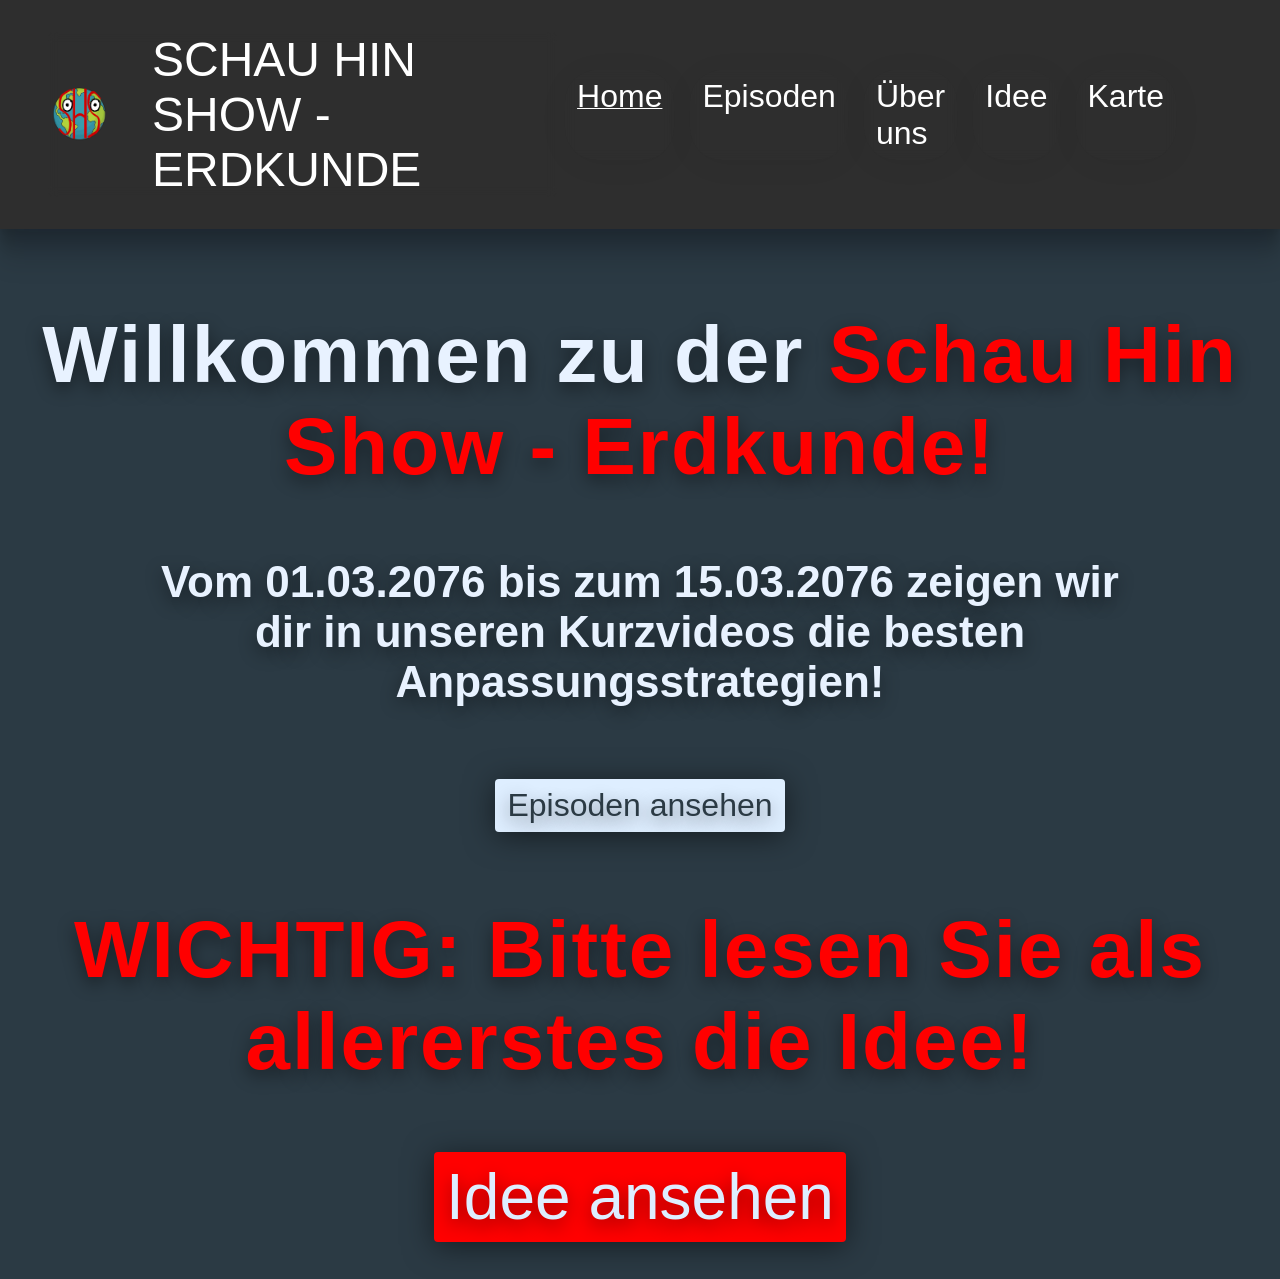
<file: index.html>
﻿<!DOCTYPE html>
<html lang="de">

<head>
    <meta charset="UTF-8">
    <meta name="viewport" content="width=device-width, initial-scale=1.0">
    <link rel="icon" href="assets/logo.png">
    <title>Schau Hin Show - Erdkunde</title>
    <link href="style.css" rel="stylesheet">
</head>

<body>
    <a class="menü-link-logo" href="index.html">
        <div class="header">
            <h1 class="menü-headline">
                <img class="logo" src="assets/logo.png" alt="Logo">
                SCHAU HIN SHOW - ERDKUNDE
            </h1>
    </a>

    <nav class="menü">
        <a class="menü-link" href="index.html"
            style="text-decoration: underline; text-decoration-thickness: 1px;">Home</a>
        <a class="menü-link" href="episoden.html">Episoden</a>
        <a class="menü-link" href="about.html">Über uns</a>
        <a class="menü-link" href="idea.html">Idee</a>
        <a class="menü-link" href="karte.html">Karte</a>
    </nav>
    </div>

    <div class="headline">
        <p class="headline-1">Willkommen zu der <span class="headline-1" style="color: red;">Schau Hin Show -
                Erdkunde!</span></p>
        <p class="headline-2">Vom 01.03.2076 bis zum 15.03.2076 zeigen wir dir in unseren Kurzvideos die besten
            Anpassungsstrategien!</p>
        <a class="episoden-link" href="episoden.html">Episoden ansehen</a>
        <p class="headline-1" style="color: red;">WICHTIG: Bitte lesen Sie als allererstes die Idee!</p>
        <a class="idea-link" href="idea.html">Idee ansehen</a>
    </div>

<br>
</body>

</html>
</file>
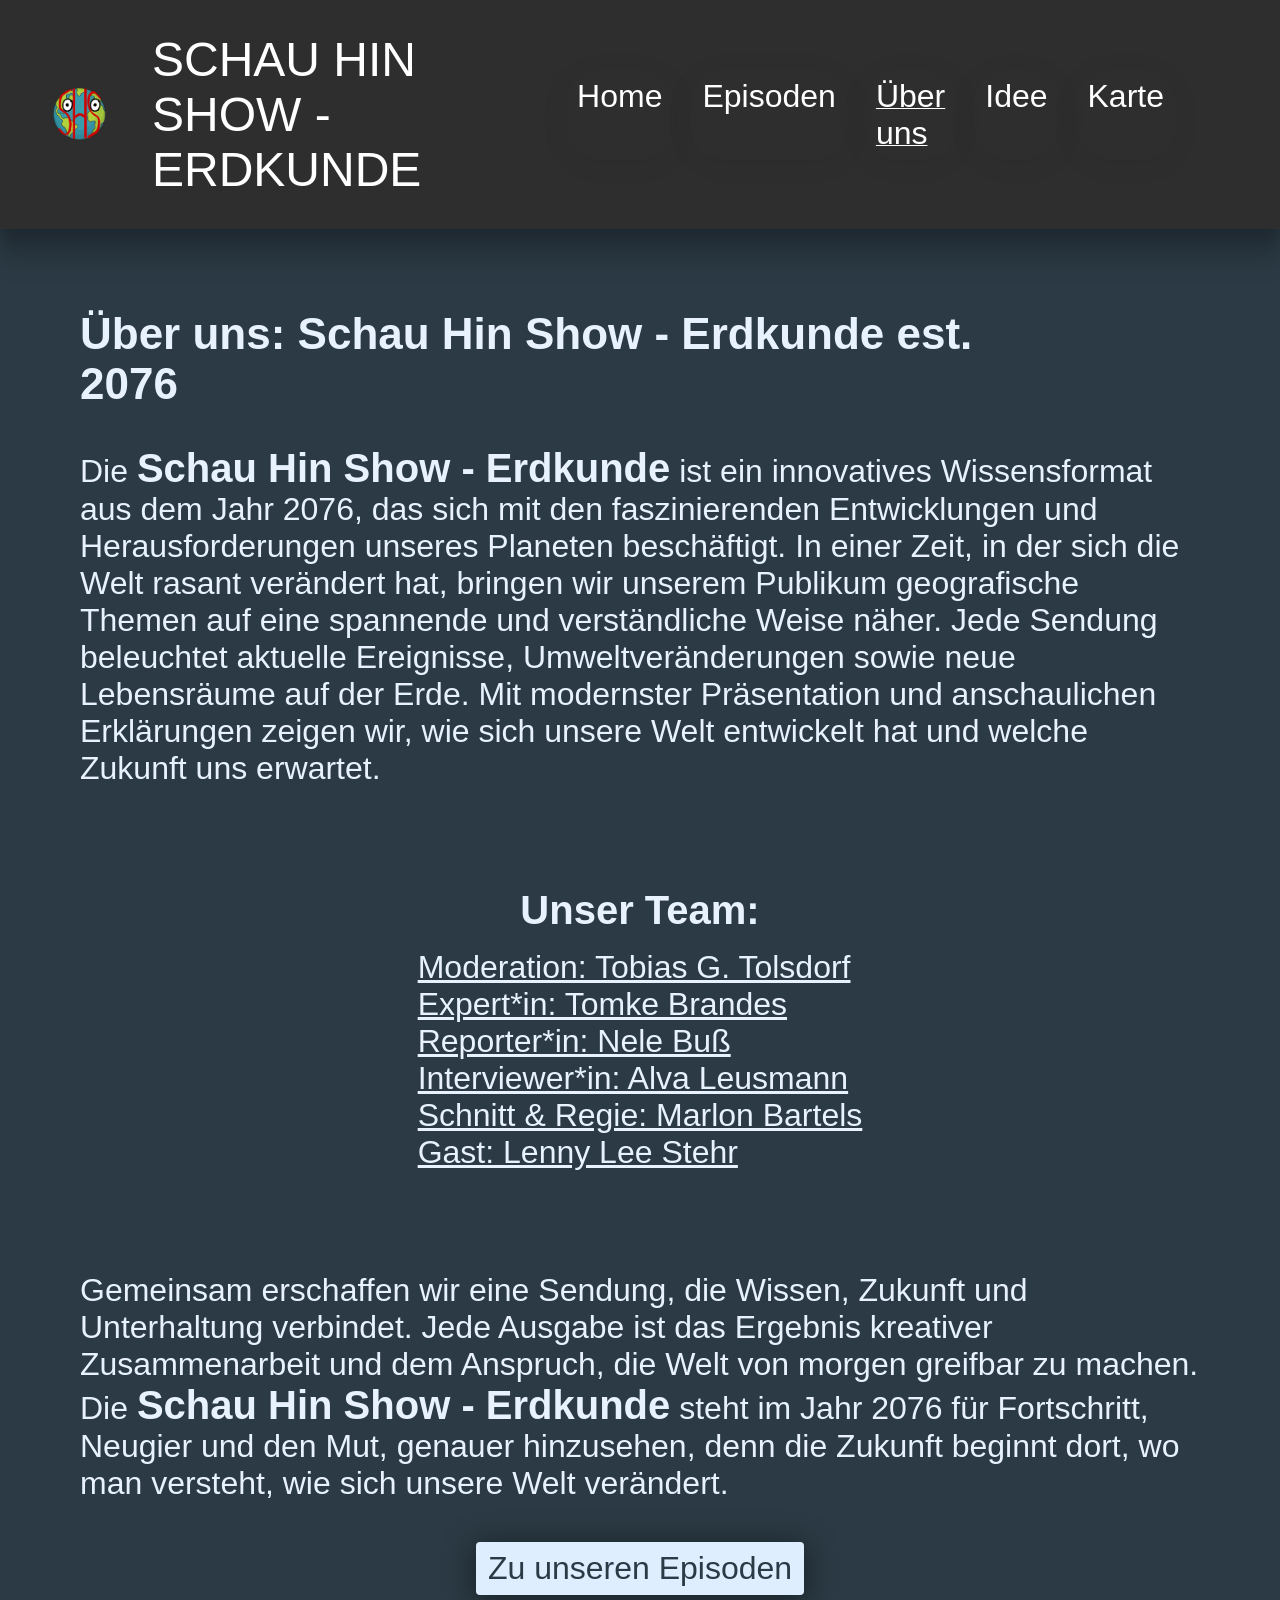
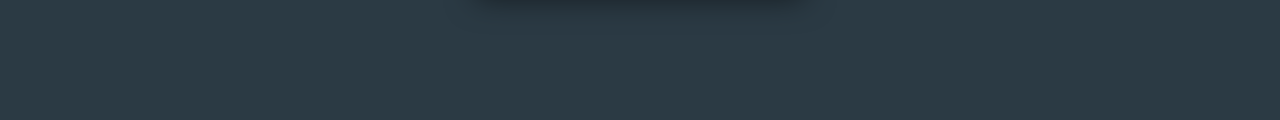
<file: about.html>
﻿<!DOCTYPE html>
<html lang="de">

<head>
    <meta charset="UTF-8">
    <meta name="viewport" content="width=device-width, initial-scale=1.0">
    <link rel="icon" href="assets/logo.png">
    <title>SHS - Über uns</title>
    <link href="style.css" rel="stylesheet">
</head>

<body>
    <a class="menü-link-logo" href="index.html">
        <div class="header">
            <h1 class="menü-headline">
                <img class="logo" src="assets/logo.png" alt="Logo">
                SCHAU HIN SHOW - ERDKUNDE
            </h1>
    </a>

    <nav class="menü">
        <a class="menü-link" href="index.html">Home</a>
        <a class="menü-link" href="episoden.html">Episoden</a>
        <a class="menü-link" href="about.html" 
        style="text-decoration: underline; text-decoration-thickness: 1px;"> Über uns</a>
        <a class="menü-link" href="idea.html">Idee</a>
        <a class="menü-link" href="karte.html">Karte</a>
    </nav>
    </div>

    <div class=about-text>
        <p class="headline-2">Über uns: Schau Hin Show - Erdkunde est. 2076</p> <br>

        Die <span class="strong2">Schau Hin Show - Erdkunde</span> ist ein innovatives Wissensformat aus dem Jahr 2076,
        das sich mit den
        faszinierenden
        Entwicklungen und Herausforderungen unseres Planeten beschäftigt. In einer Zeit, in der sich die Welt rasant
        verändert hat, bringen wir unserem Publikum geografische Themen auf eine spannende und verständliche Weise
        näher.

        Jede Sendung beleuchtet aktuelle Ereignisse, Umweltveränderungen sowie neue Lebensräume auf der Erde. Mit
        modernster Präsentation und anschaulichen Erklärungen zeigen wir, wie sich unsere Welt entwickelt hat
        und welche Zukunft uns erwartet.
        <br> <br>

        <div class="team-container">
            <h1 class="strong2">Unser Team:</h1>

            <h1 class="team">
                Moderation: Tobias G. Tolsdorf <br>
                Expert*in: Tomke Brandes <br>
                Reporter*in: Nele Buß <br>
                Interviewer*in: Alva Leusmann <br>
                Schnitt & Regie: Marlon Bartels <br>
                Gast: Lenny Lee Stehr <br> <br>
            </h1>
        </div>

        Gemeinsam erschaffen wir eine Sendung, die Wissen, Zukunft und Unterhaltung verbindet. Jede Ausgabe ist das
        Ergebnis
        kreativer Zusammenarbeit und dem Anspruch, die Welt von morgen greifbar zu machen.

        Die <span class="strong2">Schau Hin Show - Erdkunde</span> steht im Jahr 2076 für Fortschritt, Neugier und
        den
        Mut, genauer hinzusehen, denn die Zukunft beginnt dort, wo man versteht, wie sich unsere Welt verändert. <br>
        <div class="link-container">
            <a class="episoden-link" href="episoden.html">Zu unseren Episoden</a>
        </div>
    </div>
<br>

</body>

</html>
</file>
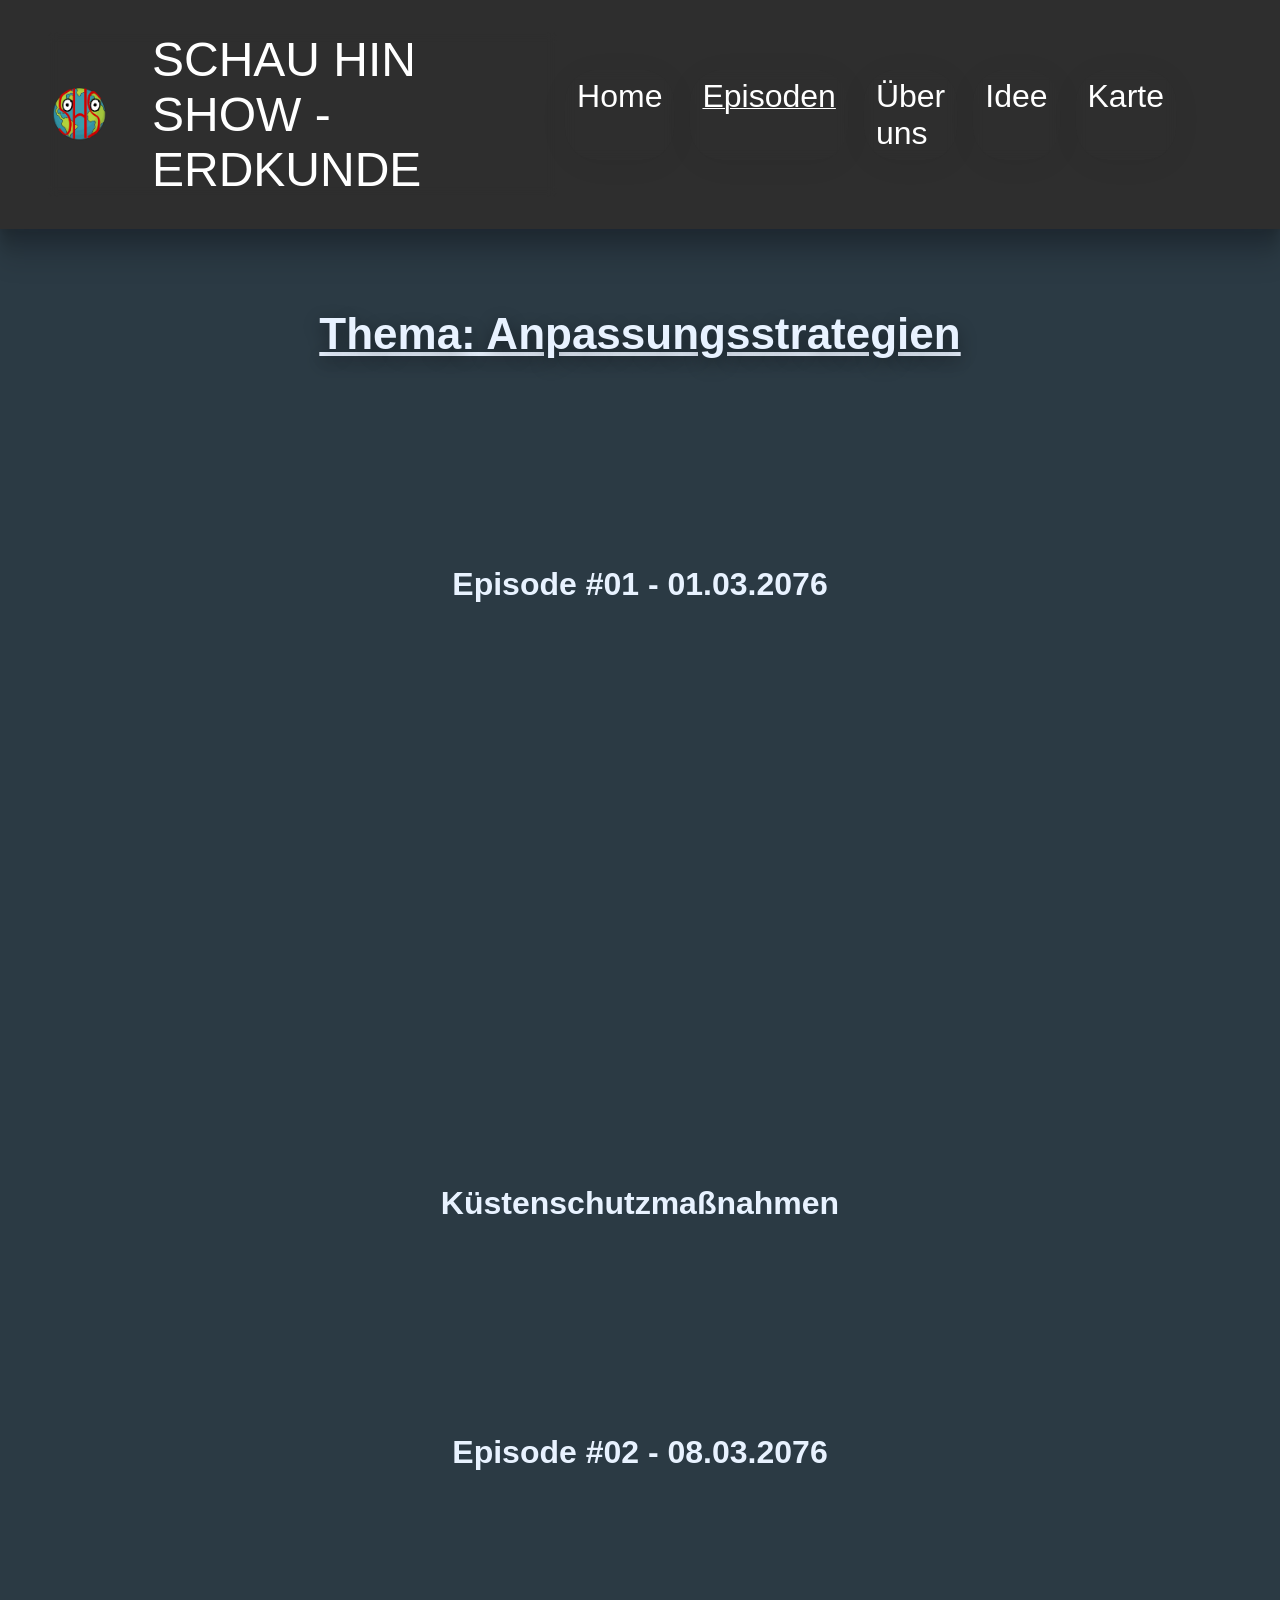
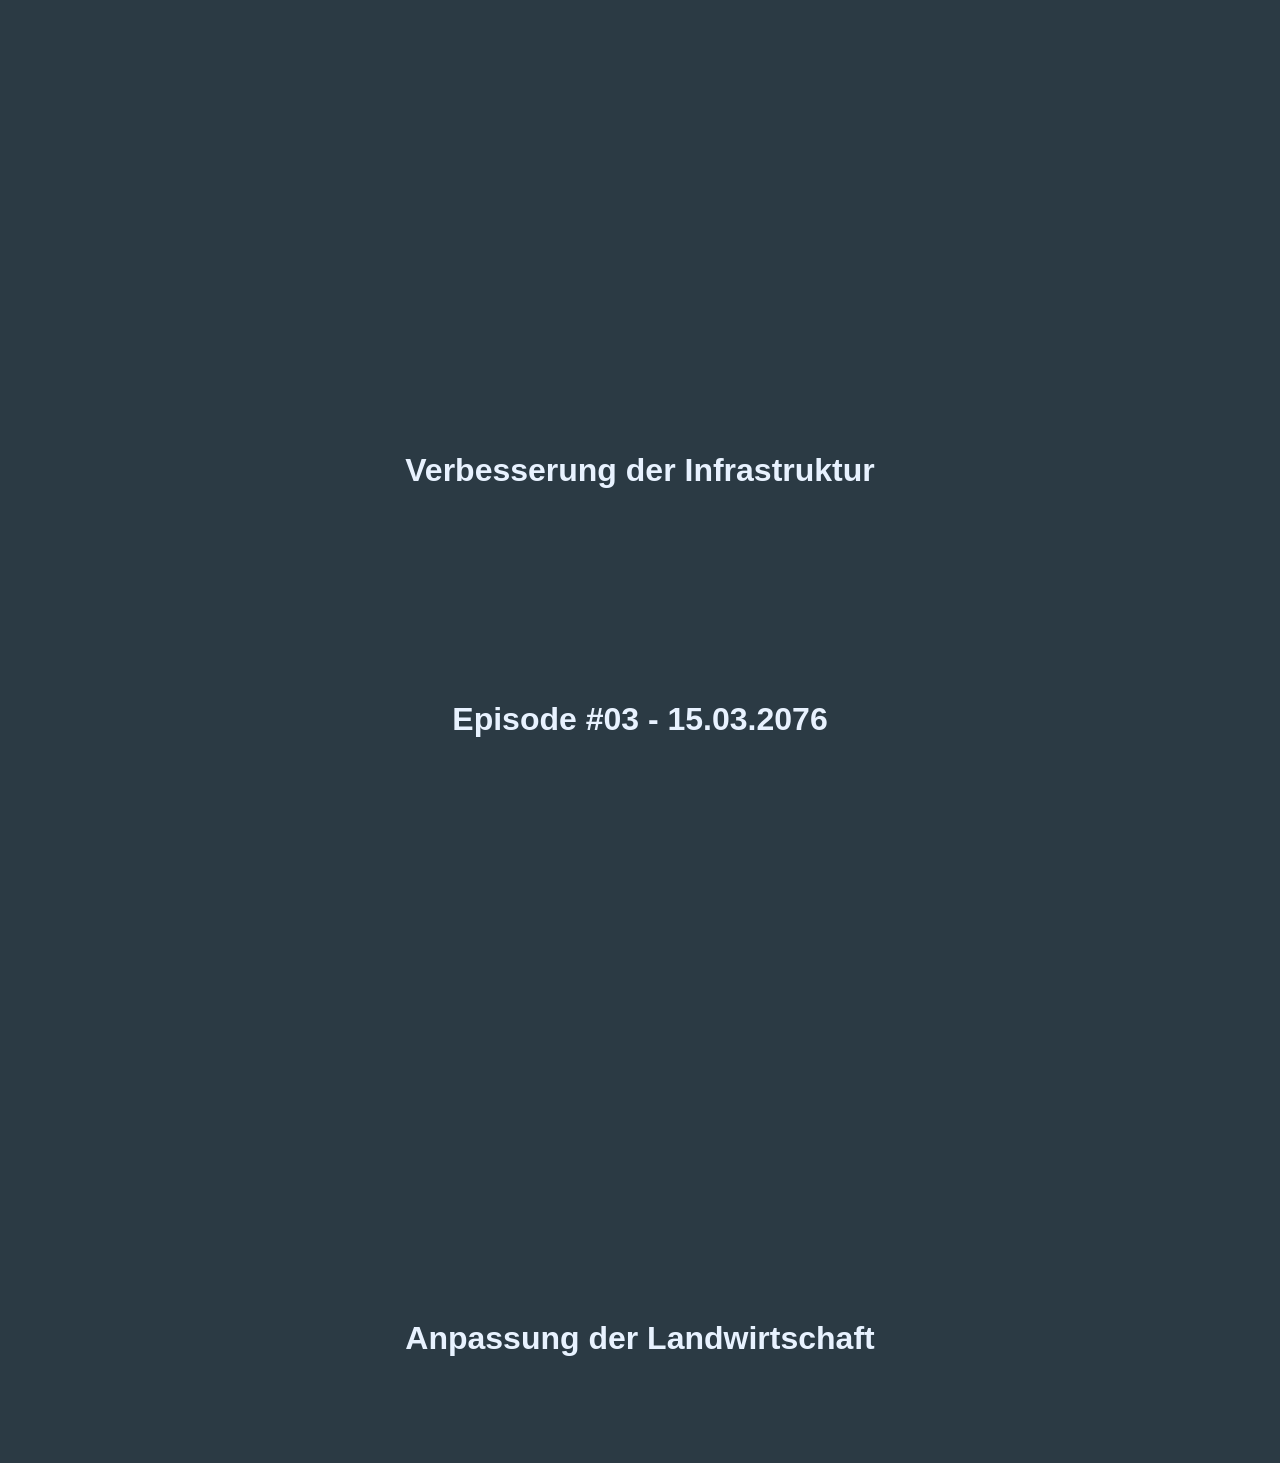
<file: episoden.html>
﻿<!DOCTYPE html>
<html lang="de">

<head>
    <meta charset="UTF-8">
    <meta name="viewport" content="width=device-width, initial-scale=1.0">
    <link rel="icon" href="assets/logo.png">
    <title>SHS - Episoden</title>
    <link href="style.css" rel="stylesheet">
</head>

<body>
    <a class="menü-link-logo" href="index.html">
        <div class="header">
            <h1 class="menü-headline">
                <img class="logo" src="assets/logo.png" alt="Logo">
                SCHAU HIN SHOW - ERDKUNDE
            </h1>
    </a>

    <nav class="menü">
        <a class="menü-link" href="index.html">Home</a>
        <a class="menü-link" href="episoden.html"
            style="text-decoration: underline; text-decoration-thickness: 1px;">Episoden</a>
        <a class="menü-link" href="about.html">Über uns</a>
        <a class="menü-link" href="idea.html">Idee</a>
        <a class="menü-link" href="karte.html">Karte</a>
    </nav>
    </div>

    <div class="headline">
        <p class="headline-2" style="text-decoration: underline;">Thema: Anpassungsstrategien</p> <br><br><br>
    </div>

    <div class="all-episodes">

        <!---Episode #01-->
        <div class="episode">
            <h1 class="episode-name">Episode #01 - 01.03.2076</h1>
            <div class="video-wrapper">
                <iframe src="https://www.youtube.com/embed/pXg93uiwS8s?si=Rkbrsrg3cW5sQy34"
                    title="YouTube video player" frameborder="0"
                    allow="accelerometer; autoplay; clipboard-write; encrypted-media; gyroscope; picture-in-picture; web-share"
                    referrerpolicy="strict-origin-when-cross-origin" allowfullscreen></iframe>
            </div>
            <h1 class="episode-name">Küstenschutzmaßnahmen</h1>
        </div> <br><br><br><br>

        <!---Episode #02-->
        <div class="episode">
            <h1 class="episode-name">Episode #02 - 08.03.2076</h1>
            <div class="video-wrapper">
                <iframe src="https://www.youtube.com/embed/gwpbjm7ElOE?si=A_n05gl5cUcmlSVB"
                    title="YouTube video player" frameborder="0"
                    allow="accelerometer; autoplay; clipboard-write; encrypted-media; gyroscope; picture-in-picture; web-share"
                    referrerpolicy="strict-origin-when-cross-origin" allowfullscreen></iframe>
            </div>
            <h1 class="episode-name">Verbesserung der Infrastruktur</h1>
        </div> <br><br><br><br>

        <!---Episode #03-->
        <div class="episode">
            <h1 class="episode-name">Episode #03 - 15.03.2076</h1>
            <div class="video-wrapper">
                <iframe src="https://www.youtube.com/embed/8C3HNJvg6O8?si=duMdmeXRPPaRzztR"
                    title="YouTube video player" frameborder="0"
                    allow="accelerometer; autoplay; clipboard-write; encrypted-media; gyroscope; picture-in-picture; web-share"
                    referrerpolicy="strict-origin-when-cross-origin" allowfullscreen></iframe>
            </div>
            <h1 class="episode-name">Anpassung der Landwirtschaft</h1>
        </div> <br><br>

    </div>
</body>

</html>
</file>
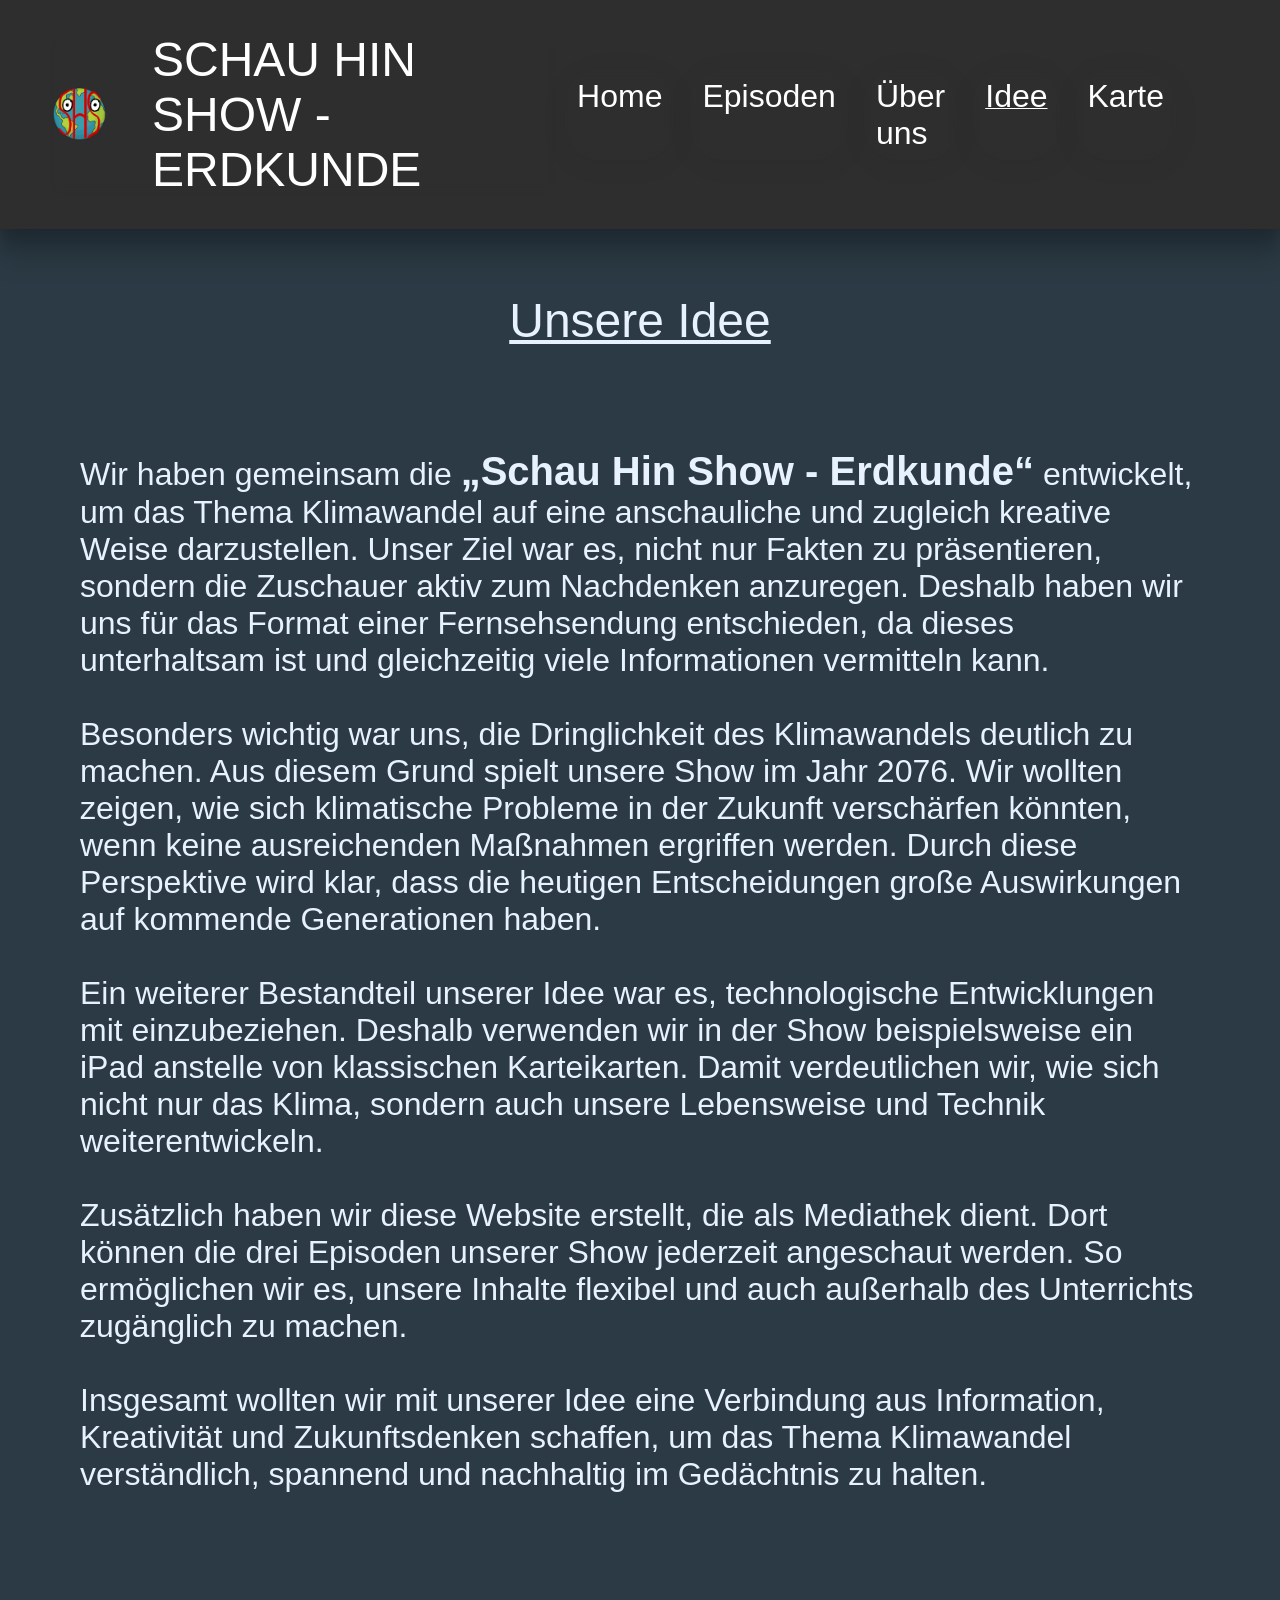
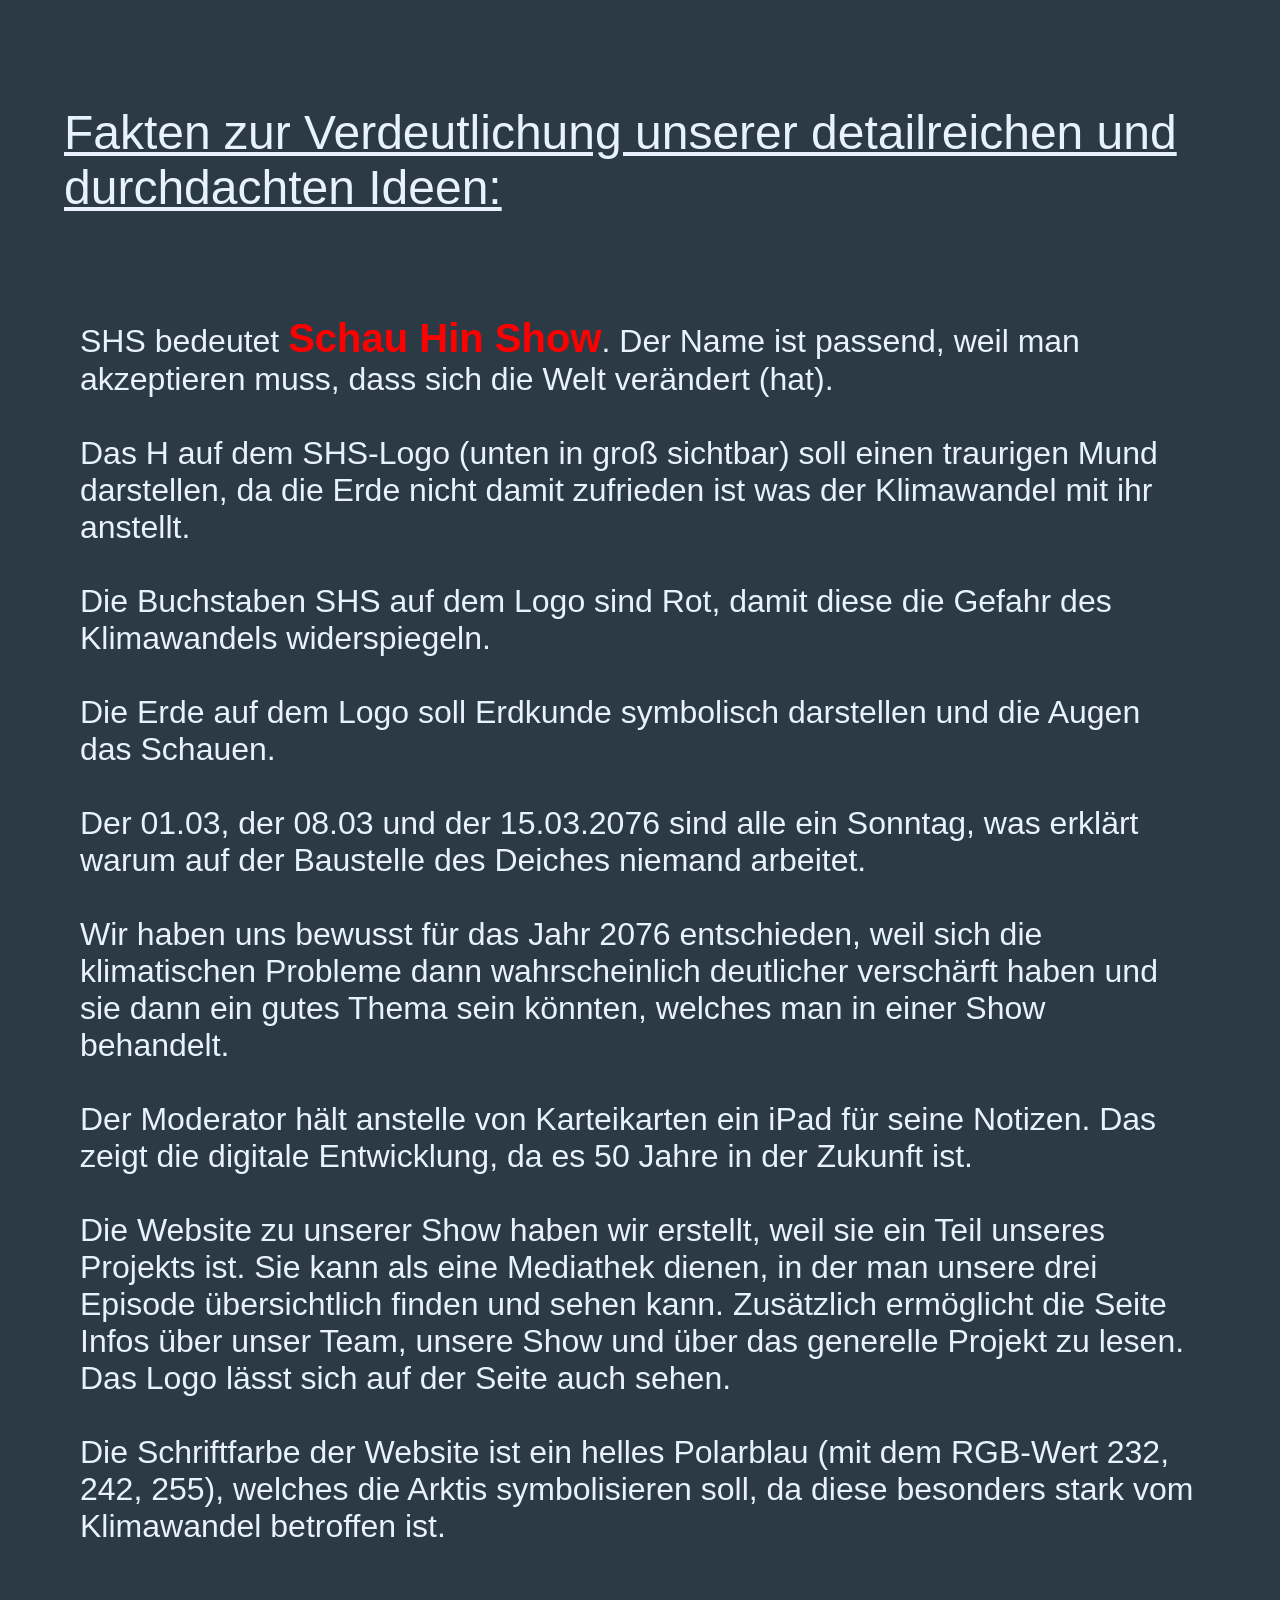
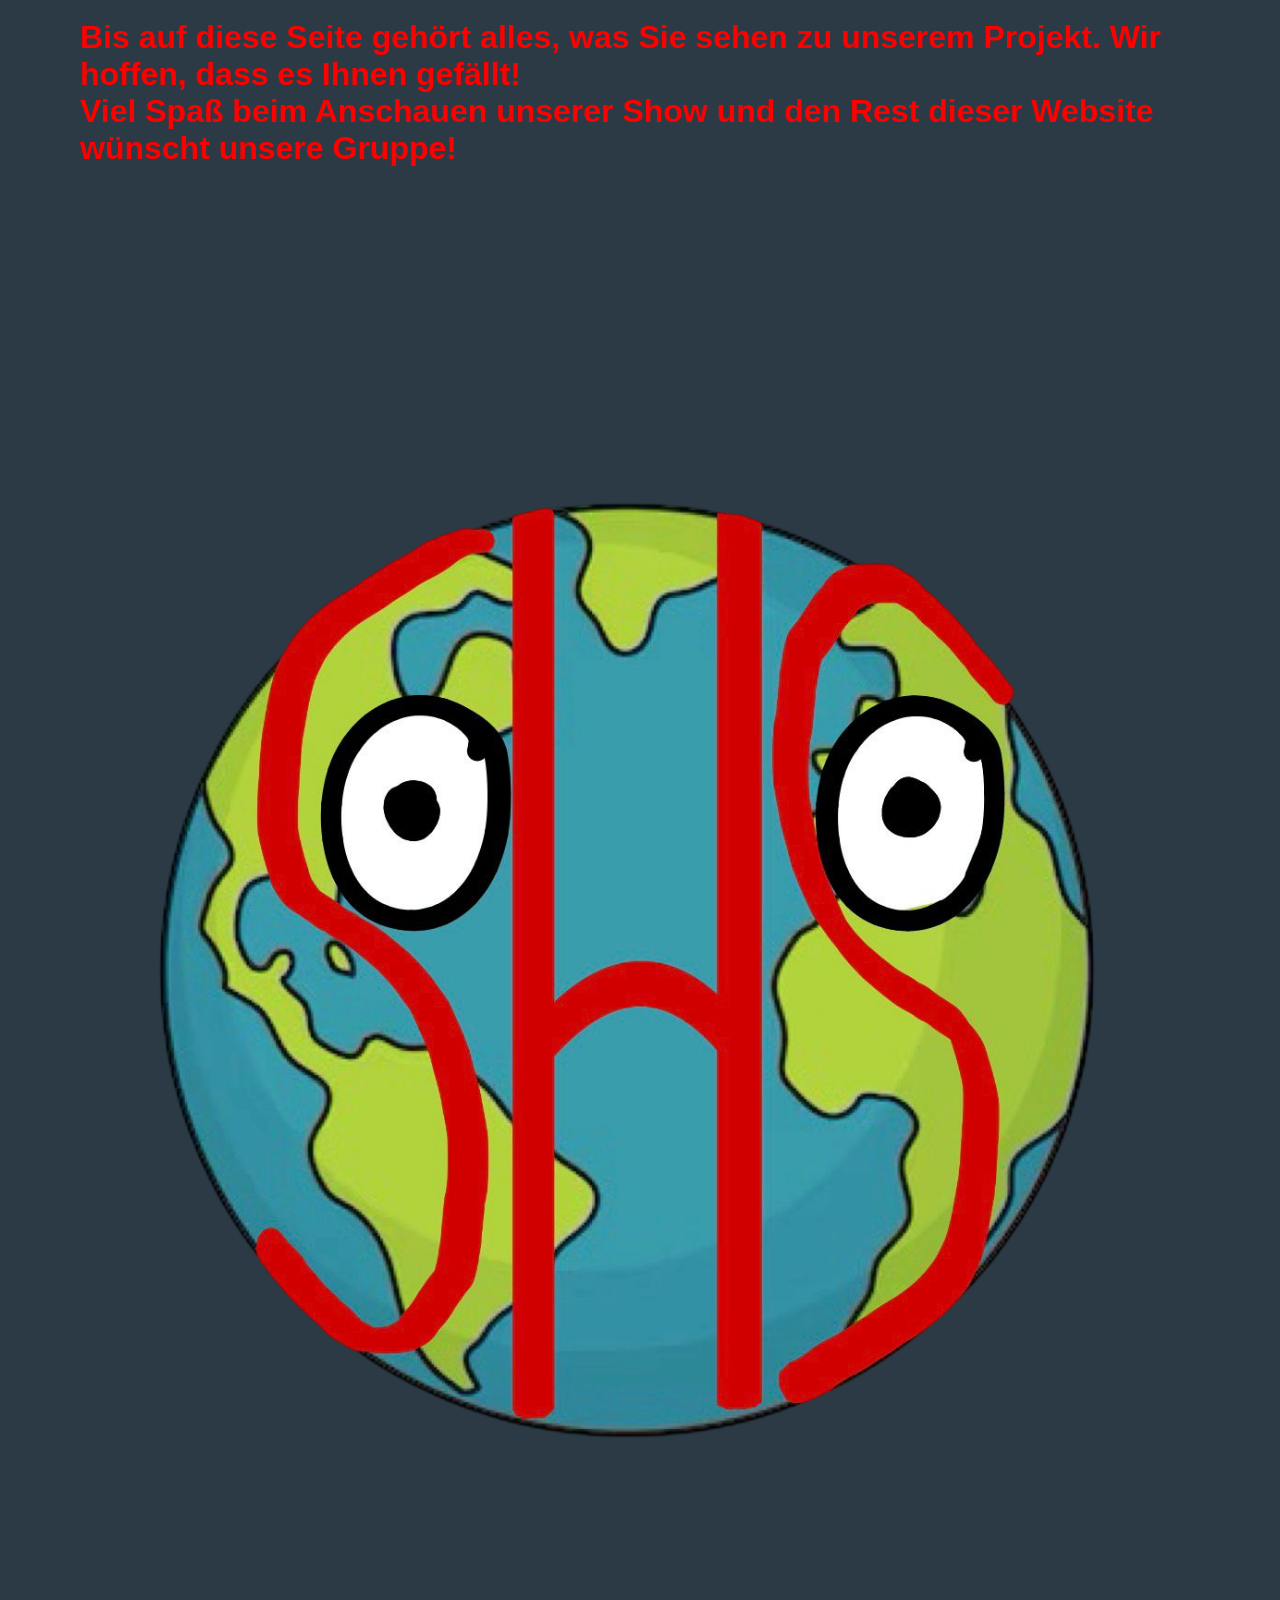
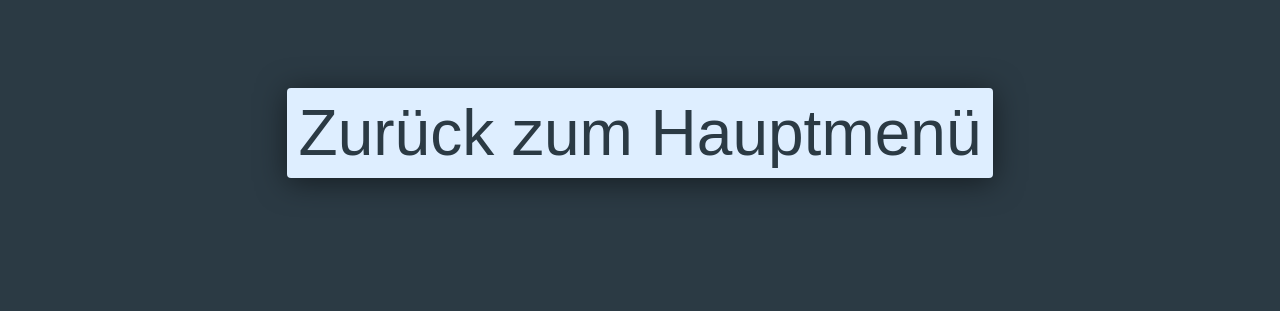
<file: idea.html>
﻿<!DOCTYPE html>
<html lang="de">

<head>
    <meta charset="UTF-8">
    <meta name="viewport" content="width=device-width, initial-scale=1.0">
    <link rel="icon" href="assets/logo.png">
    <title>SHS - Idee</title>
    <link href="style.css" rel="stylesheet">
</head>

<body>

    <a class="menü-link-logo" href="index.html">
        <div class="header">
            <h1 class="menü-headline">
                <img class="logo" src="assets/logo.png" alt="Logo">
                SCHAU HIN SHOW - ERDKUNDE
            </h1>
    </a>

    <nav class="menü">
        <a class="menü-link" href="index.html">Home</a>
        <a class="menü-link" href="episoden.html">Episoden</a>
        <a class="menü-link" href="about.html">Über uns</a>
        <a class="menü-link" href="idea.html"
            style="text-decoration: underline; text-decoration-thickness: 1px;">Idee</a>
        <a class="menü-link" href="karte.html">Karte</a>
    </nav>
    </div>

    <div class="idea">
        <h1 class="idea-headline" style="text-decoration: underline;">Unsere Idee</h1> <br>

        <p class="idea-text">Wir haben gemeinsam die <span class="strong2">„Schau Hin Show - Erdkunde“</span>
            entwickelt,
            um das Thema Klimawandel auf eine anschauliche und
            zugleich kreative Weise darzustellen. Unser Ziel war es, nicht nur Fakten zu präsentieren, sondern die
            Zuschauer
            aktiv zum Nachdenken anzuregen. Deshalb haben wir uns für das Format einer Fernsehsendung entschieden, da
            dieses
            unterhaltsam ist und gleichzeitig viele Informationen vermitteln kann. <br> <br>

            Besonders wichtig war uns, die Dringlichkeit des Klimawandels deutlich zu machen. Aus diesem Grund spielt
            unsere
            Show im Jahr 2076. Wir wollten zeigen, wie sich klimatische Probleme in der Zukunft verschärfen könnten,
            wenn keine
            ausreichenden Maßnahmen ergriffen werden. Durch diese Perspektive wird klar, dass die heutigen
            Entscheidungen große
            Auswirkungen auf kommende Generationen haben. <br> <br>

            Ein weiterer Bestandteil unserer Idee war es, technologische Entwicklungen mit einzubeziehen. Deshalb
            verwenden wir
            in der Show beispielsweise ein iPad anstelle von klassischen Karteikarten. Damit verdeutlichen wir, wie sich
            nicht
            nur das Klima, sondern auch unsere Lebensweise und Technik weiterentwickeln. <br> <br>

            Zusätzlich haben wir diese Website erstellt, die als Mediathek dient. Dort können die drei Episoden unserer
            Show
            jederzeit angeschaut werden. So ermöglichen wir es, unsere Inhalte flexibel und auch außerhalb des
            Unterrichts
            zugänglich zu machen. <br> <br>

            Insgesamt wollten wir mit unserer Idee eine Verbindung aus Information, Kreativität und Zukunftsdenken
            schaffen, um
            das Thema Klimawandel verständlich, spannend und nachhaltig im Gedächtnis zu halten.</p> <br><br><br><br>



        <h1 class="idea-headline" style="text-decoration: underline;">Fakten zur Verdeutlichung unserer detailreichen
            und durchdachten Ideen:</h1> <br>
        <p class="idea-text">
            SHS bedeutet <span class="strong2" style="color: red;">Schau Hin Show</span>. Der Name ist
            passend, weil man akzeptieren muss, dass sich die Welt verändert (hat). <br><br>

            Das H auf dem SHS-Logo (unten in groß sichtbar) soll einen traurigen Mund darstellen, da die Erde nicht
            damit zufrieden ist was der
            Klimawandel mit ihr anstellt. <br> <br>

            Die Buchstaben SHS auf dem Logo sind Rot, damit diese die Gefahr des Klimawandels widerspiegeln. <br><br>

            Die Erde auf dem Logo soll Erdkunde symbolisch darstellen und die Augen das Schauen. <br><br>

            Der 01.03, der 08.03 und der 15.03.2076 sind alle ein Sonntag, was erklärt warum auf der Baustelle des
            Deiches niemand arbeitet.<br><br>

            Wir haben uns bewusst für das Jahr 2076 entschieden, weil sich die klimatischen Probleme dann wahrscheinlich
            deutlicher verschärft haben und sie dann ein gutes Thema sein könnten, welches man in einer Show
            behandelt.<br><br>

            Der Moderator hält anstelle von Karteikarten ein iPad für seine Notizen. Das zeigt die digitale Entwicklung,
            da es 50 Jahre in der Zukunft ist.<br><br>

            Die Website zu unserer Show haben wir erstellt, weil sie ein Teil unseres Projekts ist. Sie kann als eine
            Mediathek dienen, in der man unsere drei Episode übersichtlich finden und sehen kann. Zusätzlich ermöglicht
            die Seite Infos über unser Team, unsere Show und über das generelle Projekt zu lesen. Das Logo lässt sich
            auf der Seite auch sehen.<br><br>

            Die Schriftfarbe der Website ist ein helles Polarblau (mit dem RGB-Wert 232, 242, 255), welches die Arktis
            symbolisieren soll, da diese besonders stark vom Klimawandel betroffen ist.<br><br><br>

            <span class="strong1" style="color: red;">Bis auf diese Seite gehört alles, was Sie sehen zu unserem Projekt. Wir hoffen,
                dass es Ihnen gefällt! <br>
                Viel Spaß beim Anschauen unserer Show und den Rest dieser Website wünscht unsere Gruppe!</span>
        </p><br><br><br>

        <img class="idea-image" src="assets/logo.png" alt="Logo">

        <div class="link-container">
            <a class="episoden-link" href="index.html" style="font-size: 64px;">Zurück zum Hauptmenü</a>
        </div>


        </p>
    </div>
    <br>
</body>


</html>
</file>
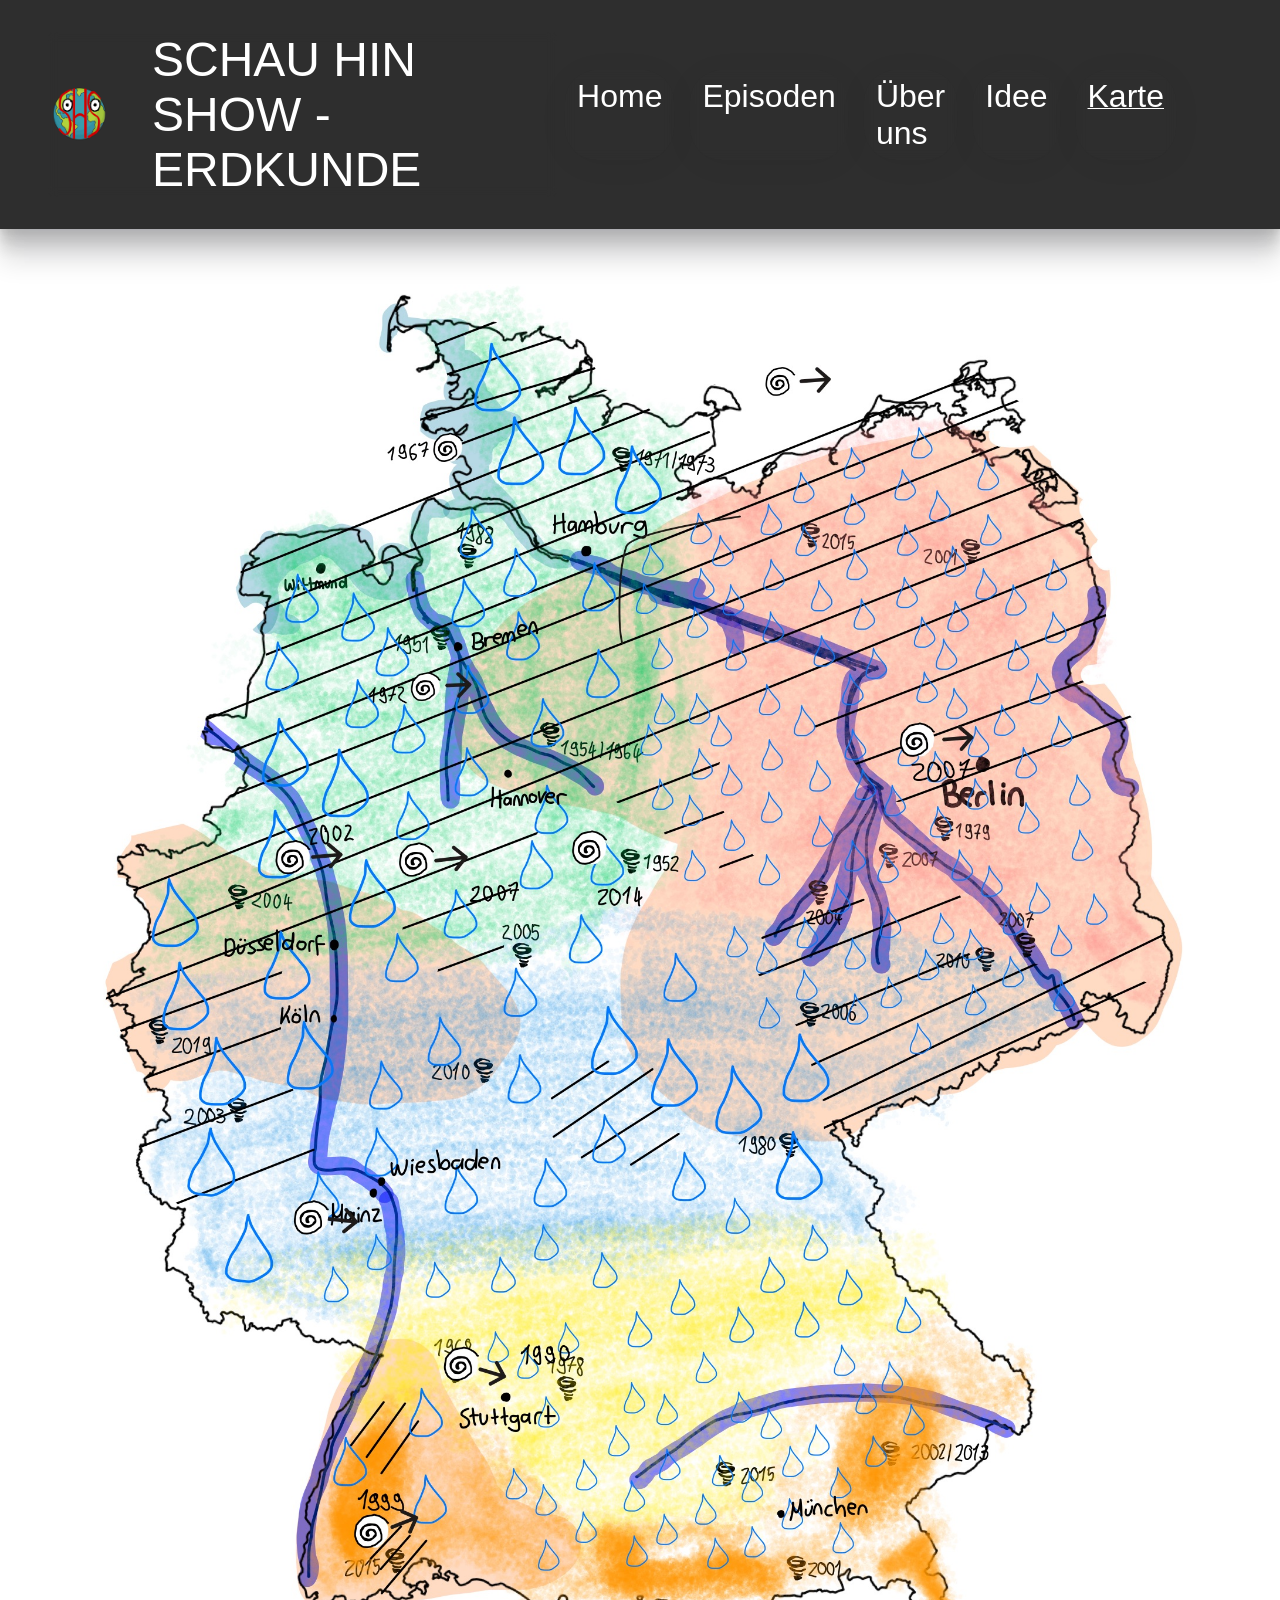
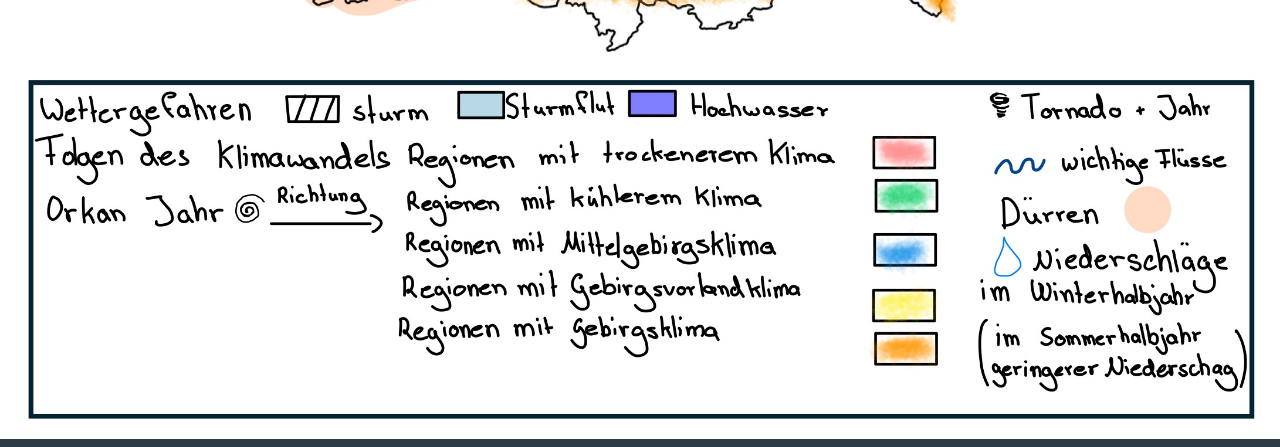
<file: karte.html>
<!DOCTYPE html>
<html lang="en">
<head>
    <meta charset="UTF-8">
    <meta name="viewport" content="width=device-width, initial-scale=1.0">
    <link rel="icon" href="assets/logo.png">
    <title>Schau Hin Show - Erdkunde</title>
    <link href="style.css" rel="stylesheet">
</head>

<body>
    <a class="menü-link-logo" href="index.html">
        <div class="header">
            <h1 class="menü-headline">
                <img class="logo" src="assets/logo.png" alt="Logo">
                SCHAU HIN SHOW - ERDKUNDE
            </h1>
    </a>

    <nav class="menü">
        <a class="menü-link" href="index.html">Home</a>
        <a class="menü-link" href="episoden.html">Episoden</a>
        <a class="menü-link" href="about.html">Über uns</a>
        <a class="menü-link" href="idea.html">Idee</a>
        <a class="menü-link" href="karte.html"
            style="text-decoration: underline; text-decoration-thickness: 1px;">Karte</a>
    </nav>
    </div>

    <img class="idea-image" src="assets/Karte.png" alt="Karte">
    <br>
</body>
</html>
</file>
<file: style.css>
* {
    font-size: 32px;
    padding: 0px;
    margin: 0px;
    font-family: ui-rounded, 'Hiragino Maru Gothic ProN', Quicksand, Comfortaa, Manjari,
        'Arial Rounded MT', 'Arial Rounded MT Bold', Calibri, source-sans-pro, sans-serif;
    font-weight: normal;
    color: rgb(232, 242, 255);
}

body{
    background-color: rgb(43, 58, 68);
}

.logo {
    width: 64px;
}

.header {
    width: 100%;
    color: rgb(255, 255, 255);
    background-color: rgb(46, 46, 46);
    backdrop-filter: blur(7.5px);
    margin: 0px;
    padding: 32px;
    padding-left: 48px;
    box-shadow: 0px 1px 1px rgba(3, 7, 18, 0.02),
        0px 5px 4px rgba(3, 7, 18, 0.05),
        0px 12px 9px rgba(3, 7, 18, 0.07),
        0px 20px 15px rgba(3, 7, 18, 0.10),
        0px 32px 24px rgba(3, 7, 18, 0.12);
    display: flex;
    flex-direction: row;
    justify-content: flex-start;
    align-items: center;
    top: 0px;
    z-index: 999;
    transition: all 500ms ease-in-out;
    margin: auto;
    box-sizing: border-box;
}

.menü-headline {
    /*border: red solid solid 1px;*/
    font-size: 48px;
    display: flex;
    align-items: center;
    gap: 40px;
    color: rgb(255, 255, 255);
}

.menü {
    /*border: orange solid 1px;*/
    display: flex;
    padding-right: 64px;
    flex: 1;
    justify-content: flex-end;
}

.menü-link {
    color: rgb(255, 255, 255);
    text-decoration: none;
    padding: 8px 12px;
    background-color: rgba(255, 0, 0, 0.35);
    margin: 8px;
    transition: all 0.25s ease-in-out;
    display: inline-block;
    background: rgba(66, 66, 66, 0.2);
    box-shadow: 0 4px 30px rgba(0, 0, 0, 0.05);
    backdrop-filter: blur(5px);
    -webkit-backdrop-filter: blur(5px);
    gap: 16px;
    background: radial-gradient(ellipse,
            rgba(85, 85, 85, 0.05) 0%,
            rgba(85, 85, 85, 0) 0%);
    border-radius: 32px;
}
.menü-link:hover {
    transform: scale(1.2);
    /* background-color: rgba(199, 199, 199, 0.5);
    box-shadow: 0 4px 12px rgba(0, 0, 0, 0.5), inset 0 0 10px rgba(255, 255, 255, 0.2); */
    /*
    text-decoration: underline;
    text-decoration-thickness: 0.5px;
    text-underline-offset: 4px;*/
    cursor: pointer;
}
.menü-link:active {
    transform: scale(0.98);
    box-shadow: 0 2px 6px rgba(0, 0, 0, 0.5), inset 0 2px 4px rgba(0, 0, 0, 0.3);
}


/* Logo als Button zum Index */
.menü-link-logo {
    color: rgb(255, 255, 255);
    text-decoration: none;
    margin: 8px;
    transition: all 0.25s ease-in-out;
    display: inline-block;
    backdrop-filter: blur(5px);
    -webkit-backdrop-filter: blur(5px);
    gap: 32px;
    margin: 0;
    display: block;
}
.menü-link-logo:hover {
    cursor: pointer;
}

.header-image {
    width: 100%;
    height: 100%;
    object-fit: cover;
    display: block;
}

.headline {
    margin-top: 80px;
    inset: 0;
    display: flex;
    flex-direction: column;
    align-items: center;
    justify-content: center;
    text-align: center;
    gap: 16px;
    padding: 0 24px;
    color: rgb(20, 20, 20);
    text-shadow: 0 6px 18px rgba(0, 0, 0, 0.45);
    gap: 64px;
}

.headline-1 {
    font-weight: 700;
    font-size: 80px;
    letter-spacing: 2px;
}

.headline-2 {
    font-weight: 600;
    font-size: 44px;
    max-width: 999px;
}

.episoden-link {
    color: rgb(43, 58, 68);
    text-decoration: none;
    padding: 8px 12px;
    margin: 8px;
    transition: all 0.25s ease-in-out;
    display: inline-block;
    background: rgba(66, 66, 66, 0.2);
    box-shadow: 0 4px 30px rgba(0, 0, 0, 0.5);
    backdrop-filter: blur(5px);
    -webkit-backdrop-filter: blur(5px);
    gap: 32px;
    background: rgb(222, 238, 255);
    border-radius: 4px;
}
.episoden-link:hover,
.idea-link:hover {
    transform: scale(1.15);
    cursor: pointer;
}
.episoden-link:active,
.idea-link:active {
    transform: scale(0.98);
    box-shadow: 0 2px 6px rgba(0, 0, 0, 0.5), inset 0 2px 4px rgba(0, 0, 0, 0.3);
}
.idea-link {
    color: rgb(222, 238, 255);
    text-decoration: none;
    padding: 8px 12px;
    transition: all 0.25s ease-in-out;
    display: inline-block;
    background: rgba(66, 66, 66, 0.2);
    box-shadow: 0 4px 30px rgba(0, 0, 0, 0.5);
    backdrop-filter: blur(5px);
    -webkit-backdrop-filter: blur(5px);
    gap: 32px;
    background: red;
    border-radius: 4px;
    font-size: 64px;
}

.episode{
    margin: 32px;
    height: 100%;
    display: flex;
    flex-direction: column;
    justify-content: center;
    align-items: center;
    gap: 32px;
}
.episode-name{
    font-weight: bold;
    font-size: 32px;
}
.video-wrapper{
    width: 100%;
    max-width: 920px;
    margin: 0 auto;
    position: relative;
    aspect-ratio: 16 / 9;
    overflow: hidden;
}
.video-wrapper iframe{
    position: absolute;
    inset: 0;
    width: 100%;
    height: 100%;
    border-radius: 8px;
    border: 0;
}
.episode-video{
    width: 920px;
    max-width: 100%;
    height: auto;
    border-radius: 6px;
    box-shadow: 0 8px 24px rgba(0, 0, 0, 0.35);
}

.about-text{
    margin: 80px;
    font-size: 32px;
}
.strong2{
    font-weight: bold;
    font-size: 40px;
}
.strong1{
    font-weight: bold;
}
.team{
    font-size: 32px;
    font-weight: 501;
    text-decoration: underline;
}
.team-container{
    display: flex;
    flex-direction: column;
    align-items: center;
    gap: 16px;
    margin: 64px;
}


.idea{
    display: flex;
    flex-direction: column;
    align-items: center;
    margin: 64px;
    gap: 24px;
}
.idea-text{
    margin: 16px;
}
.idea-headline{
    font-size: 48px;
}
.idea-image{
    width: 100%;
    height: 100%;

}

.link-container{
    display: flex;
    justify-content: center;
    align-items: center;
    margin-top: 32px;
}


/* ===========================
   Responsive Layout
   =========================== */
@media (max-width: 1200px) {
    .header {
        padding: 24px 32px;
        gap: 16px;
        flex-wrap: wrap;
    }
    .menü-headline {
        font-size: 40px;
        gap: 24px;
    }
    .menü {
        padding-right: 0;
        width: 100%;
        justify-content: flex-start;
        flex-wrap: wrap;
        gap: 8px;
    }
    .menü-link {
        padding: 8px 14px;
    }
    .headline-1 {
        font-size: 64px;
    }
    .headline-2 {
        font-size: 36px;
    }
}

@media (max-width: 900px) {
    .header {
        padding: 20px 24px;
        flex-direction: column;
        align-items: stretch;
        gap: 16px;
    }
    .logo {
        width: 52px;
    }
    .menü-headline {
        font-size: 32px;
        gap: 16px;
        width: 100%;
        justify-content: flex-start;
    }
    .menü {
        width: 100%;
        justify-content: flex-start;
        flex-wrap: wrap;
        gap: 8px;
    }
    .menü-link {
        margin: 6px;
        font-size: 24px;
    }
    .headline {
        margin-top: 56px;
        gap: 40px;
    }
    .headline-1 {
        font-size: 48px;
    }
    .headline-2 {
        font-size: 28px;
        max-width: 760px;
    }
    .idea-link {
        font-size: 48px;
    }
}

@media (max-width: 700px) {
    .header {
        padding: 16px 18px;
    }
    .menü-headline {
        font-size: 26px;
        gap: 12px;
    }
    .menü {
        width: 100%;
        justify-content: flex-start;
        gap: 6px;
    }
    .menü-link {
        padding: 6px 10px;
        font-size: 20px;
        border-radius: 24px;
    }
    .headline {
        margin-top: 40px;
        padding: 0 16px;
        gap: 28px;
    }
    .headline-1 {
        font-size: 36px;
        letter-spacing: 1px;
    }
    .headline-2 {
        font-size: 22px;
    }
    .episoden-link,
    .idea-link {
        font-size: 28px;
    }
    .about-text {
        margin: 16px;
        font-size: 24px;
    }
    .strong2 {
        font-size: 32px;
    }
    .team {
        font-size: 24px;
    }
    .team-container {
        margin: 32px;
        gap: 12px;
    }
    .idea {
        margin: 32px;
        gap: 16px;
    }
    .idea-text {
        margin: 16px;
        font-size: 24px;
    }
    .idea-headline {
        font-size: 36px;
    }
}

@media (max-width: 520px) {
    .header {
        padding: 14px 14px;
    }
    .logo {
        width: 44px;
    }
    .menü-headline {
        font-size: 22px;
        gap: 10px;
    }
    .menü {
        width: 100%;
        justify-content: flex-start;
    }
    .menü-link {
        font-size: 18px;
        padding: 6px 10px;
        margin: 4px;
    }
    .headline-1 {
        font-size: 28px;
    }
    .headline-2 {
        font-size: 20px;
    }
    .episoden-link,
    .idea-link {
        font-size: 24px;
        padding: 8px 12px;
    }
    .about-text {
        margin: 12px;
        font-size: 20px;
    }
    .strong2 {
        font-size: 24px;
    }
    .team {
        font-size: 20px;
    }
    .team-container {
        margin: 24px;
        gap: 10px;
    }    .idea {
        margin: 24px;
        gap: 12px;
    }
    .idea-text {
        margin: 12px;
        font-size: 20px;
    }
    .idea-headline {
        font-size: 28px;
    }}

@media (max-width: 380px) {
    .header {
        padding: 12px 10px;
    }
    .menü-headline {
        font-size: 20px;
    }
    .menü-link {
        font-size: 16px;
        padding: 6px 8px;
    }
    .headline-1 {
        font-size: 24px;
    }
    .headline-2 {
        font-size: 18px;
    }
    .episoden-link,
    .idea-link {
        font-size: 20px;
        padding: 8px 12px;
    }
    .about-text {
        margin: 8px;
        font-size: 18px;
    }
    .strong2 {
        font-size: 22px;
    }
    .team {
        font-size: 18px;
    }
    .team-container {
        margin: 16px;
        gap: 8px;
    }
    .idea {
        margin: 16px;
        gap: 8px;
    }
    .idea-text {
        margin: 8px;
        font-size: 18px;
    }
    .idea-headline {
        font-size: 24px;
    }
}
</file>
